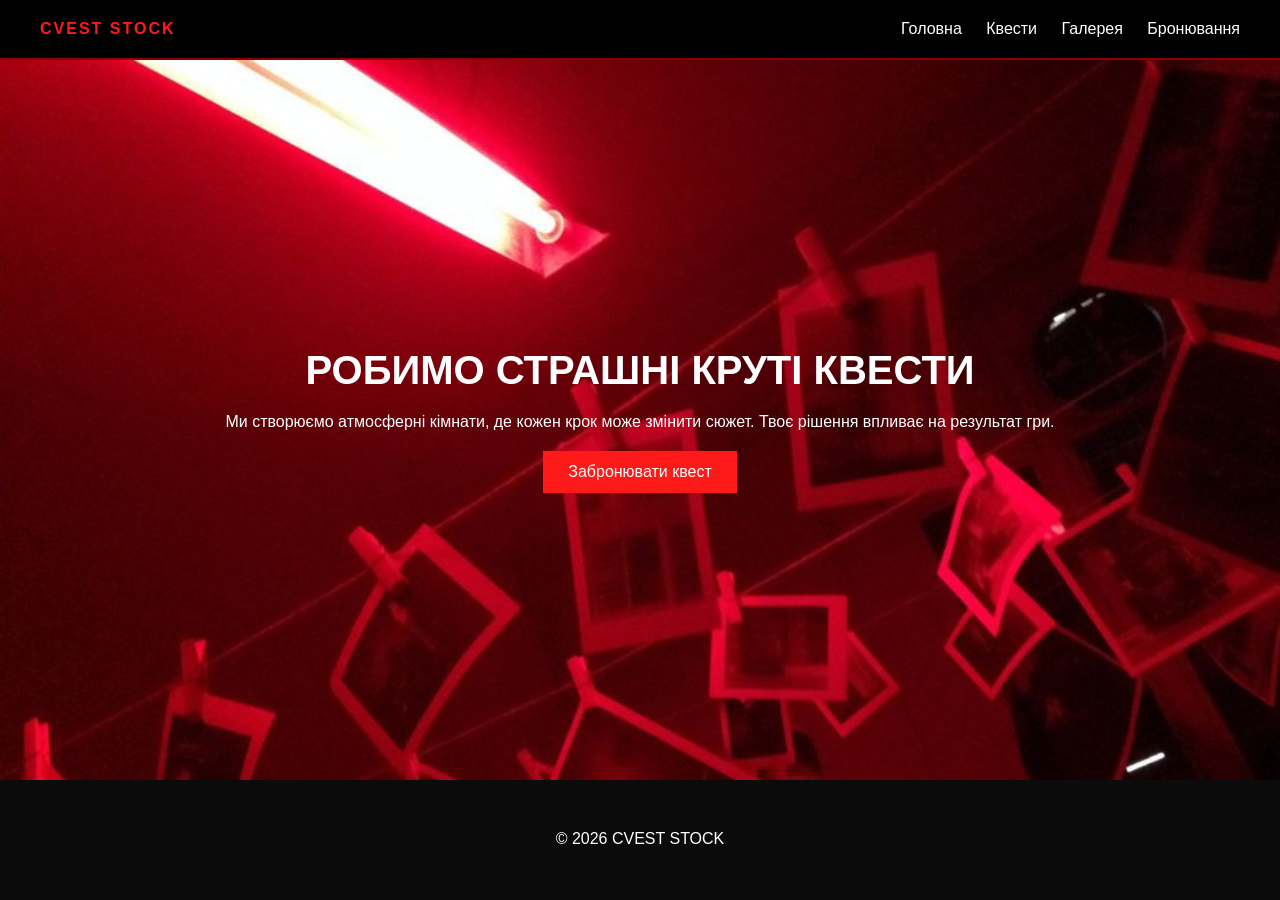
<file: index.html>
<!DOCTYPE html>
<html lang="uk">
<head>
    <meta charset="UTF-8">
    <meta name="viewport" content="width=device-width, initial-scale=1.0">
    <title>CVEST STOCK - Головна</title>
    <link rel="stylesheet" href="style.css">
</head>
<body>
<header class="header">
    <div class="logo">cvest stock</div>
    <nav>
        <a href="index.html">Головна</a>
        <a href="menu.html">Квести</a>
        <a href="gallery.html">Галерея</a>
        <a href="booking.html">Бронювання</a>
    </nav>
</header>

<section class="hero">
    <div class="hero-content">
        <h1>робимо страшні круті квести</h1>
        <p>Ми створюємо атмосферні кімнати, де кожен крок може змінити сюжет. Твоє рішення впливає на результат гри.</p>
        <a class="btn" href="booking.html">Забронювати квест</a>
    </div>
</section>



<footer>
    <p>© 2026 CVEST STOCK</p>
</footer>
</body>
</html>
</file>
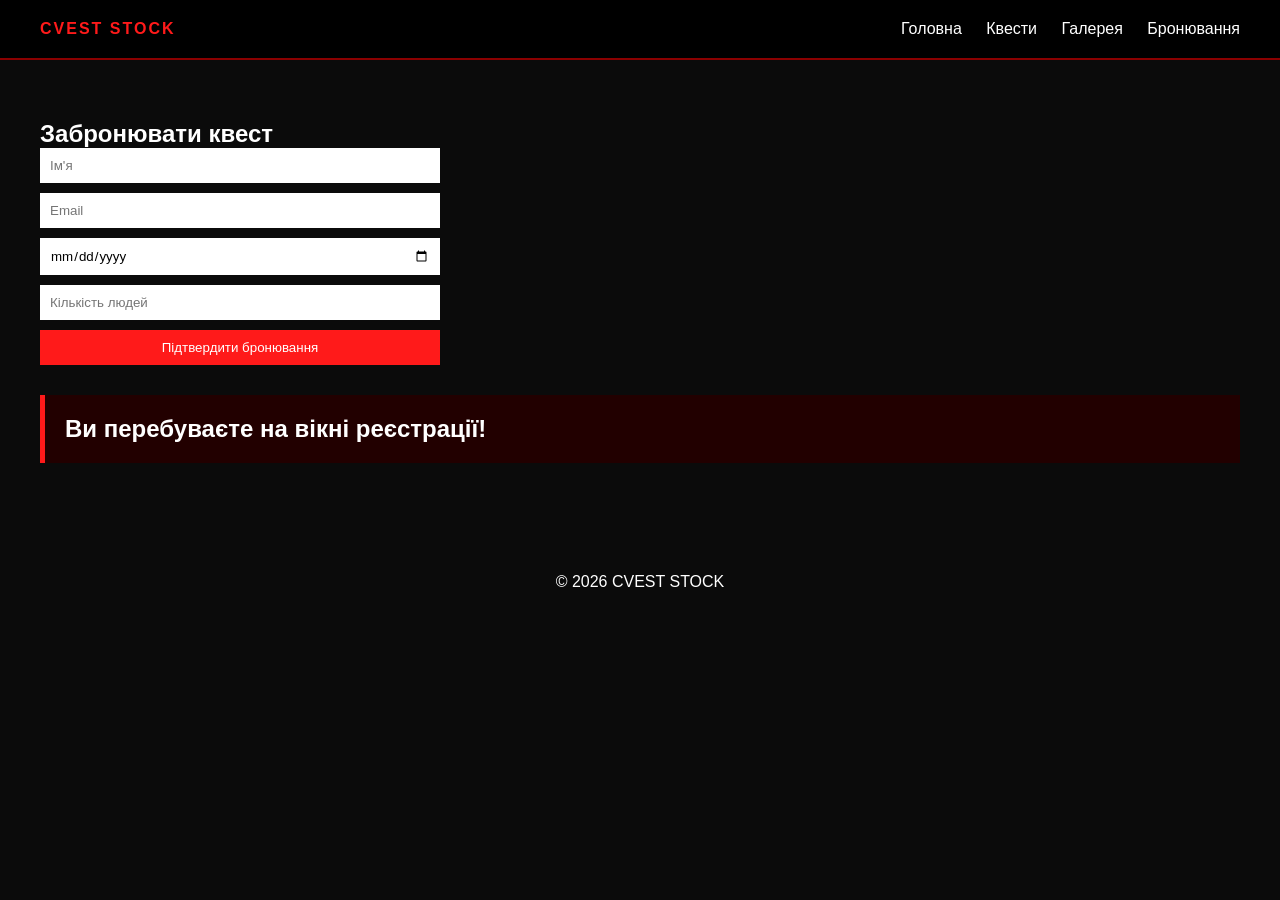
<file: booking.html>
<!DOCTYPE html>
<html lang="uk">
<head>
    <meta charset="UTF-8">
    <meta name="viewport" content="width=device-width, initial-scale=1.0">
    <title>CVEST STOCK - Бронювання</title>
    <link rel="stylesheet" href="style.css">
</head>
<body>
<header class="header">
    <div class="logo">cvest stock</div>
    <nav>
        <a href="index.html">Головна</a>
        <a href="menu.html">Квести</a>
        <a href="gallery.html">Галерея</a>
        <a href="booking.html">Бронювання</a>
    </nav>
</header>

<section class="page">
    <h1>Забронювати квест</h1>
    <form class="form">
        <input type="text" placeholder="Ім'я">
        <input type="email" placeholder="Email">
        <input type="date">
        <input type="number" placeholder="Кількість людей" min="1" max="10">
        <button type="submit">Підтвердити бронювання</button>
    </form>

    <div class="success">
        <h2>Ви перебуваєте на вікні реєстрації!</h2>
    </div>
</section>

<footer>
    <p>© 2026 CVEST STOCK</p>
</footer>
</body>
</html>
</file>
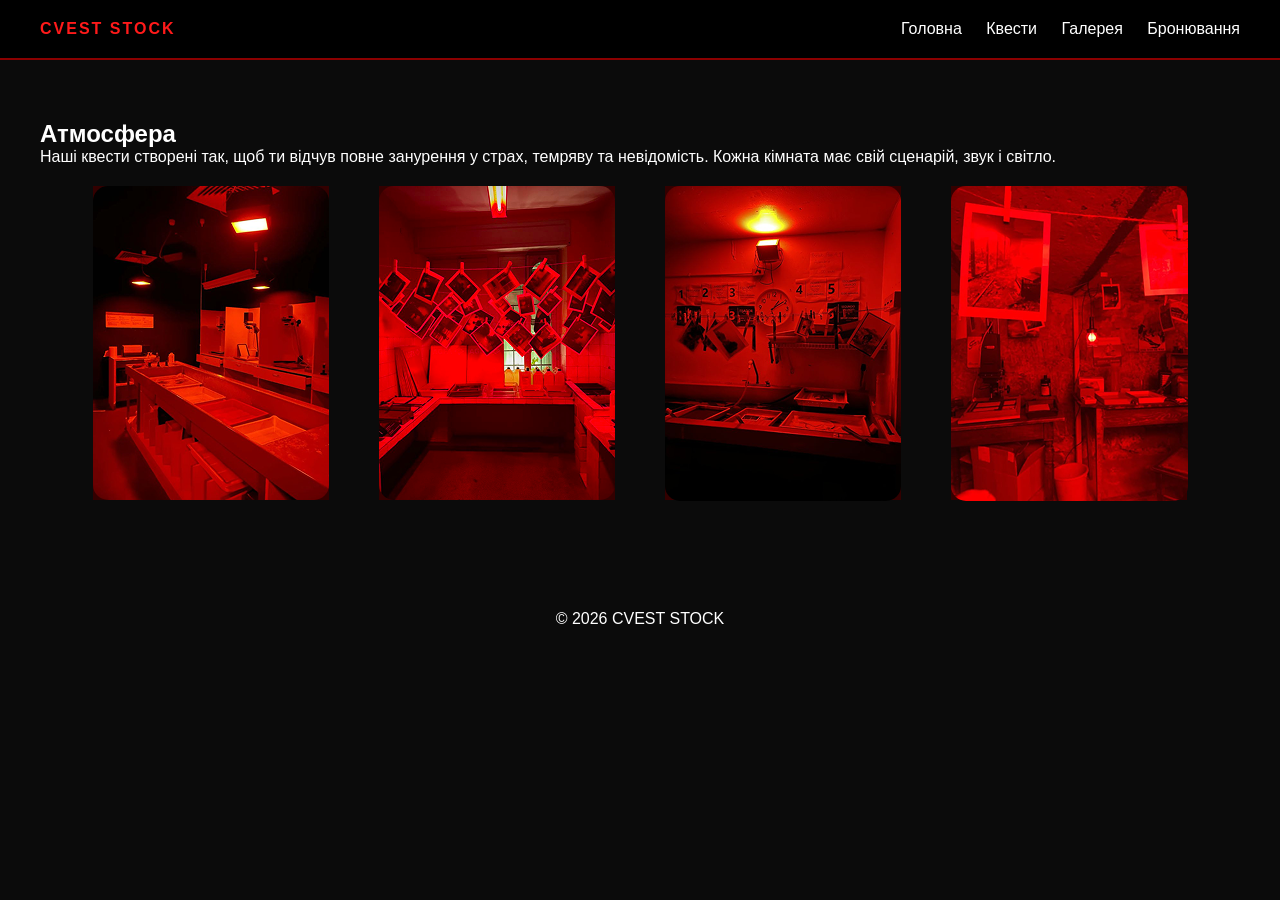
<file: gallery.html>
<!DOCTYPE html>
<html lang="uk">
<head>
    <meta charset="UTF-8">
    <meta name="viewport" content="width=device-width, initial-scale=1.0">
    <title>CVEST STOCK - Галерея</title>
    <link rel="stylesheet" href="style.css">
</head>
<body>
<header class="header">
    <div class="logo">cvest stock</div>
    <nav>
        <a href="index.html">Головна</a>
        <a href="menu.html">Квести</a>
        <a href="gallery.html">Галерея</a>
        <a href="booking.html">Бронювання</a>
    </nav>
</header>

<section class="page">
    <h1>Атмосфера</h1>
    <p class="big-text">
        Наші квести створені так, щоб ти відчув повне занурення у страх, темряву та невідомість.
        Кожна кімната має свій сценарій, звук і світло.
    </p>

    <div class="gallery">
        <div class="img">
            <img src="./a70065f458cc7f9a59cd313a032105a0 1.png" class="img1">
        </div>
        <div class="img">
            <img src="./7f1d9035580fd083ff166d9b274af271 1.png" class="img1">
        </div>
        <div class="img">
            <img src="./03d5db174c6eceda3af19fca5b49c619 1.png" class="img1">
        </div>
        <div class="img">
            <img src="./385b3a7fcc62b138c173097be99d822e 1.png" class="img1">
        </div>
    </div>
</section>

<footer>
    <p>© 2026 CVEST STOCK</p>
</footer>
</body>
</html>
</file>
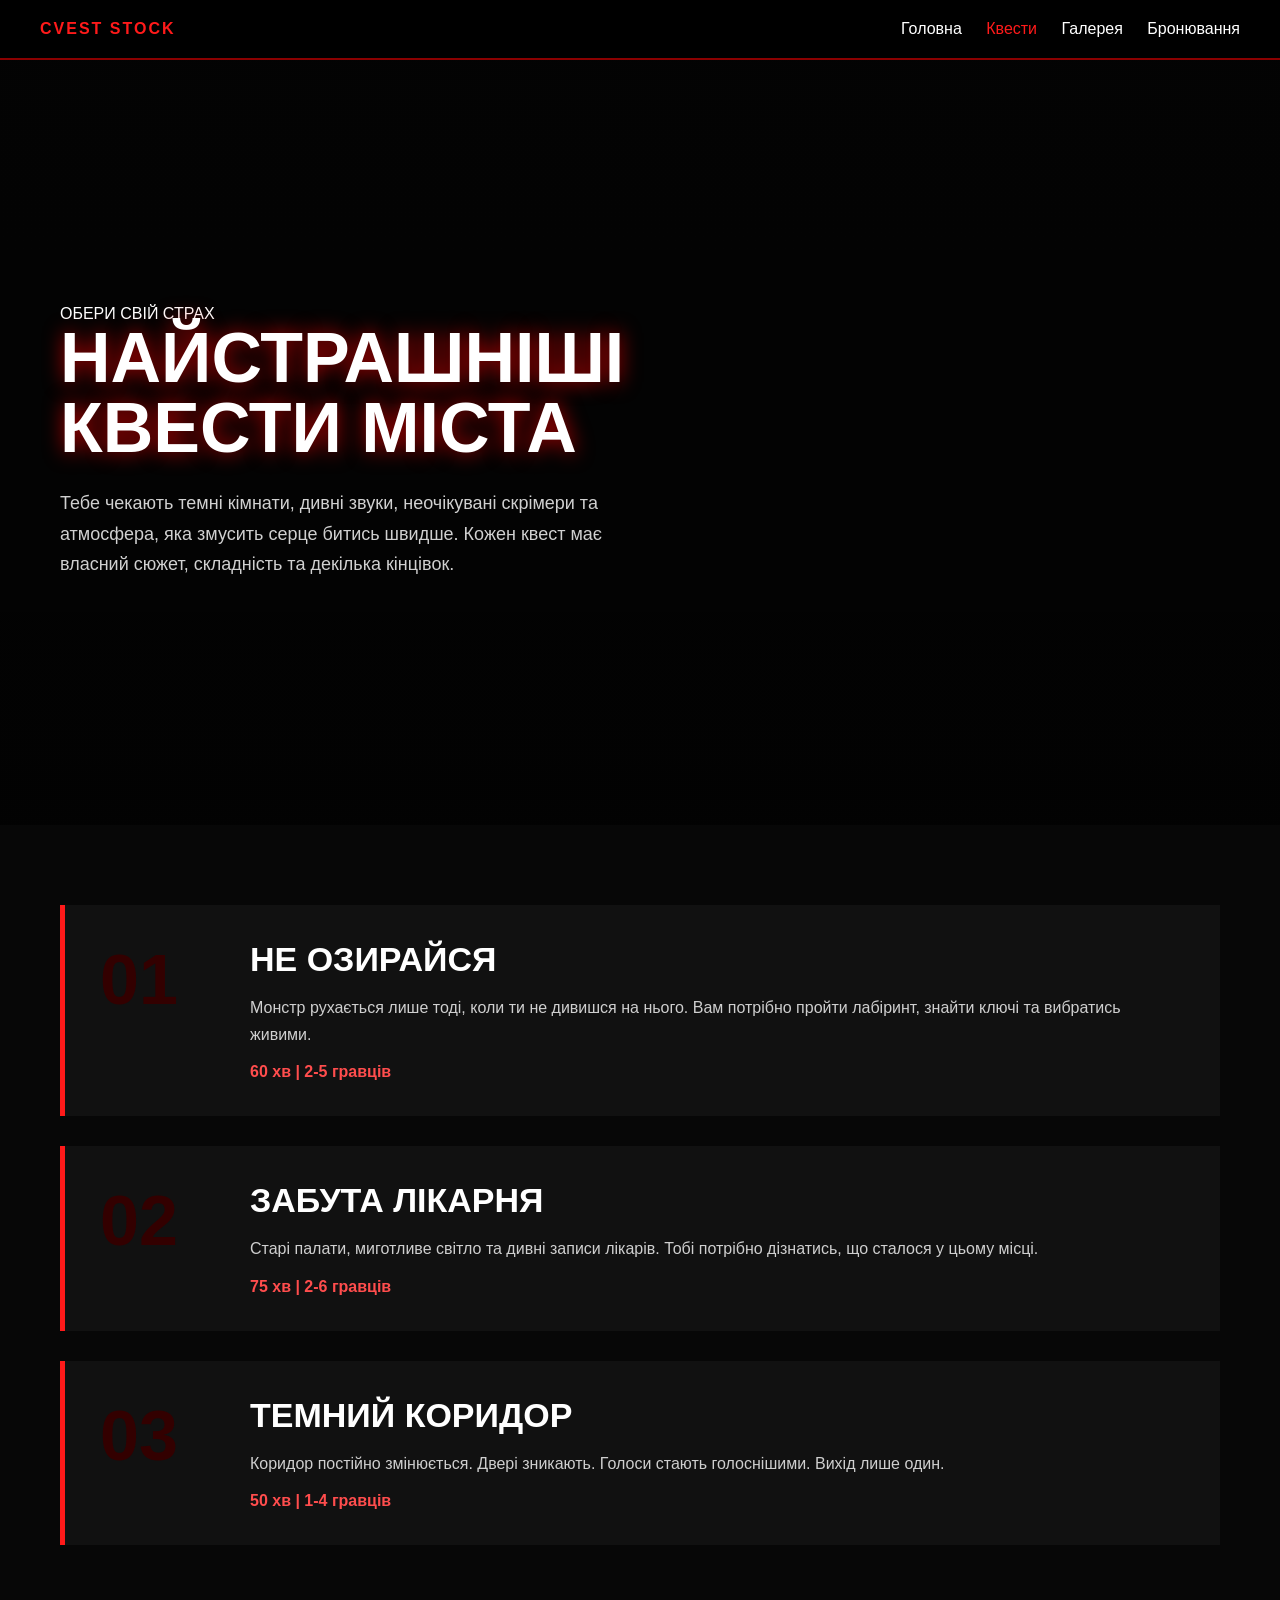
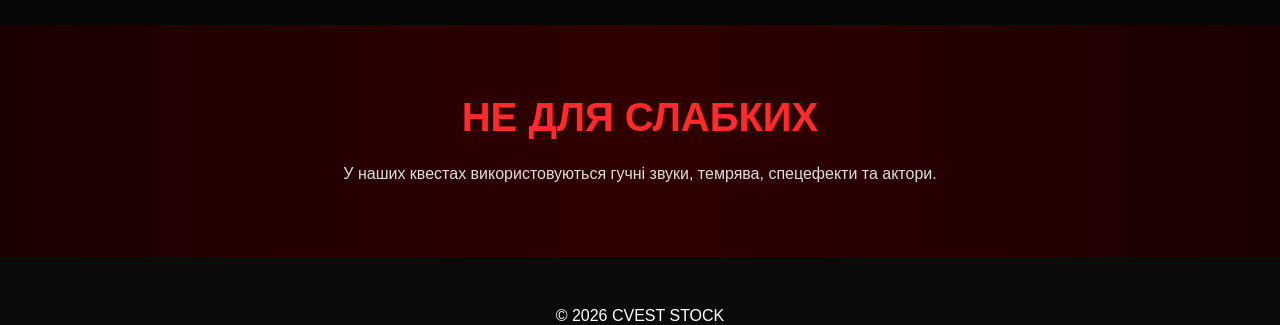
<file: menu.html>
<!DOCTYPE html>
<html lang="uk">
<head>
    <meta charset="UTF-8">
    <meta name="viewport" content="width=device-width, initial-scale=1.0">
    <title>CVEST STOCK - Квести</title>
    <link rel="stylesheet" href="style.css">
</head>
<body>

<header class="header">
    <div class="logo">CVEST STOCK</div>

    <nav>
        <a href="index.html">Головна</a>
        <a href="menu.html" class="active">Квести</a>
        <a href="gallery.html">Галерея</a>
        <a href="booking.html">Бронювання</a>
    </nav>
</header>

<section class="menu-hero">
    <div class="overlay"></div>

    <div class="menu-content">
        <p class="small-title">ОБЕРИ СВІЙ СТРАХ</p>
        <h1>НАЙСТРАШНІШІ<br>КВЕСТИ МІСТА</h1>
        <p class="menu-text">
            Тебе чекають темні кімнати, дивні звуки, неочікувані скрімери та атмосфера,
            яка змусить серце битись швидше. Кожен квест має власний сюжет,
            складність та декілька кінцівок.
        </p>
    </div>
</section>

<section class="quests">

    <div class="quest-card">
        <div class="quest-number">01</div>
        <div class="quest-info">
            <h2>НЕ ОЗИРАЙСЯ</h2>
            <p>
                Монстр рухається лише тоді, коли ти не дивишся на нього.
                Вам потрібно пройти лабіринт, знайти ключі та вибратись живими.
            </p>
            <span>60 хв | 2-5 гравців</span>
        </div>
    </div>

    <div class="quest-card">
        <div class="quest-number">02</div>
        <div class="quest-info">
            <h2>ЗАБУТА ЛІКАРНЯ</h2>
            <p>
                Старі палати, миготливе світло та дивні записи лікарів.
                Тобі потрібно дізнатись, що сталося у цьому місці.
            </p>
            <span>75 хв |  2-6 гравців</span>
        </div>
    </div>

    <div class="quest-card">
        <div class="quest-number">03</div>
        <div class="quest-info">
            <h2>ТЕМНИЙ КОРИДОР</h2>
            <p>
                Коридор постійно змінюється. Двері зникають.
                Голоси стають голоснішими. Вихід лише один.
            </p>
            <span>50 хв |  1-4 гравців</span>
        </div>
    </div>

</section>

<section class="warning">
    <h2>НЕ ДЛЯ СЛАБКИХ</h2>
    <p>
        У наших квестах використовуються гучні звуки, темрява,
        спецефекти та актори.
    </p>
</section>

<footer>
    <p>© 2026 CVEST STOCK</p>
</footer>

</body>
</html>
</file>
<file: style.css>
*{
    margin:0;
    padding:0;
    box-sizing:border-box;
    font-family:Arial, sans-serif;
}

body{
    background:#0b0b0b;
    color:white;
}

.header{
    display:flex;
    justify-content:space-between;
    align-items:center;
    padding:20px 40px;
    background:black;
    border-bottom:2px solid #8b0000;
}

.logo{
    color:#ff1a1a;
    font-weight:bold;
    text-transform:uppercase;
    letter-spacing:2px;
}

nav a{
    color:white;
    margin-left:20px;
    text-decoration:none;
    transition:0.3s;
}

nav a:hover{
    color:#ff1a1a;
}

.hero{
    height:80vh;
    display:flex;
    align-items:center;
    justify-content:center;
    background-image: url(./29fd63097a7a976ccca89b4f2cbb9e7c\ 1.png);
    text-align:center;
    padding:20px;
    background-repeat: no-repeat;
    background-size: cover;
}

.hero h1{
    font-size:40px;
    text-transform:uppercase;
    margin-bottom:20px;
}

.btn{
    display:inline-block;
    padding:12px 25px;
    background:#ff1a1a;
    color:white;
    margin-top:20px;
    text-decoration:none;
}

.page{
    padding:60px 40px;
}

.cards{
    display:grid;
    grid-template-columns:repeat(auto-fit, minmax(250px, 1fr));
    gap:20px;
}

.card{
    background:#111;
    padding:20px;
    border:1px solid #300;
}

.gallery{
    display:flex;
    justify-content: center;
    gap:50px;
    margin-top:20px;
}

.img{
    height:314px;
    width: 236px;
    background:#300;
}


.img1{
    border-radius: 15px;
}

.form{
    display:flex;
    flex-direction:column;
    max-width:400px;
    gap:10px;
}

.form input, .form button{
    padding:10px;
    border:none;
}

.form button{
    background:#ff1a1a;
    color:white;
    cursor:pointer;
}

.success{
    margin-top:30px;
    padding:20px;
    background:#200;
    border-left:5px solid #ff1a1a;
}


footer{
    display: flex;
    justify-content: center;
    align-items: center;
    margin-top: 50px;
}



.menu-hero{
    position: relative;
    height: 85vh;
    background:
    linear-gradient(rgba(0,0,0,0.7), rgba(0,0,0,0.8)),
    url("https://images.unsplash.com/photo-1511512578047-dfb367046420?q=80&w=1400&auto=format&fit=crop");
    background-size: cover;
    background-position: center;
    display: flex;
    align-items: center;
    padding: 60px;
    overflow: hidden;
}

.menu-content{
    position: relative;
    z-index: 2;
    max-width: 700px;
}



.menu-hero h1{
    font-size:70px;
    line-height:1;
    margin-bottom:25px;
    text-transform:uppercase;
    text-shadow:0 0 20px rgba(255,0,0,0.7);
}

.menu-text{
    color:#d0d0d0;
    line-height:1.7;
    font-size:18px;
    max-width:600px;
}

.quests{
    padding:80px 60px;
    display:flex;
    flex-direction:column;
    gap:30px;
    background:#070707;
}

.quest-card{
    display:flex;
    gap:30px;
    align-items:flex-start;
    background:#111;
    border-left:5px solid #ff1a1a;
    padding:35px;
    transition:0.4s;
    position:relative;
    overflow:hidden;
}



.quest-number{
    font-size:70px;
    font-weight:bold;
    color:#330000;
    min-width:120px;
}

.quest-info h2{
    font-size:34px;
    margin-bottom:15px;
    color:white;
}

.quest-info p{
    color:#cfcfcf;
    line-height:1.7;
    margin-bottom:15px;
}

.quest-info span{
    color:#ff4d4d;
    font-weight:bold;
}

.warning{
    padding:70px 40px;
    text-align:center;
    background:linear-gradient(to right,#1a0000,#300000,#1a0000);
}

.warning h2{
    font-size:40px;
    margin-bottom:20px;
    color:#ff2a2a;
}

.warning p{
    max-width:700px;
    margin:auto;
    color:#ddd;
    line-height:1.7;
}

.active{
    color:#ff1a1a;
}



@media(max-width:768px){

    .menu-hero{
        padding:30px;
        height:70vh;
    }

    .menu-hero h1{
        font-size:42px;
    }

    .menu-text{
        font-size:16px;
    }

    .quests{
        padding:40px 20px;
    }

    .quest-card{
        flex-direction:column;
        gap:10px;
    }

    .quest-number{
        font-size:45px;
    }

    .quest-info h2{
        font-size:26px;
    }

}
</file>
